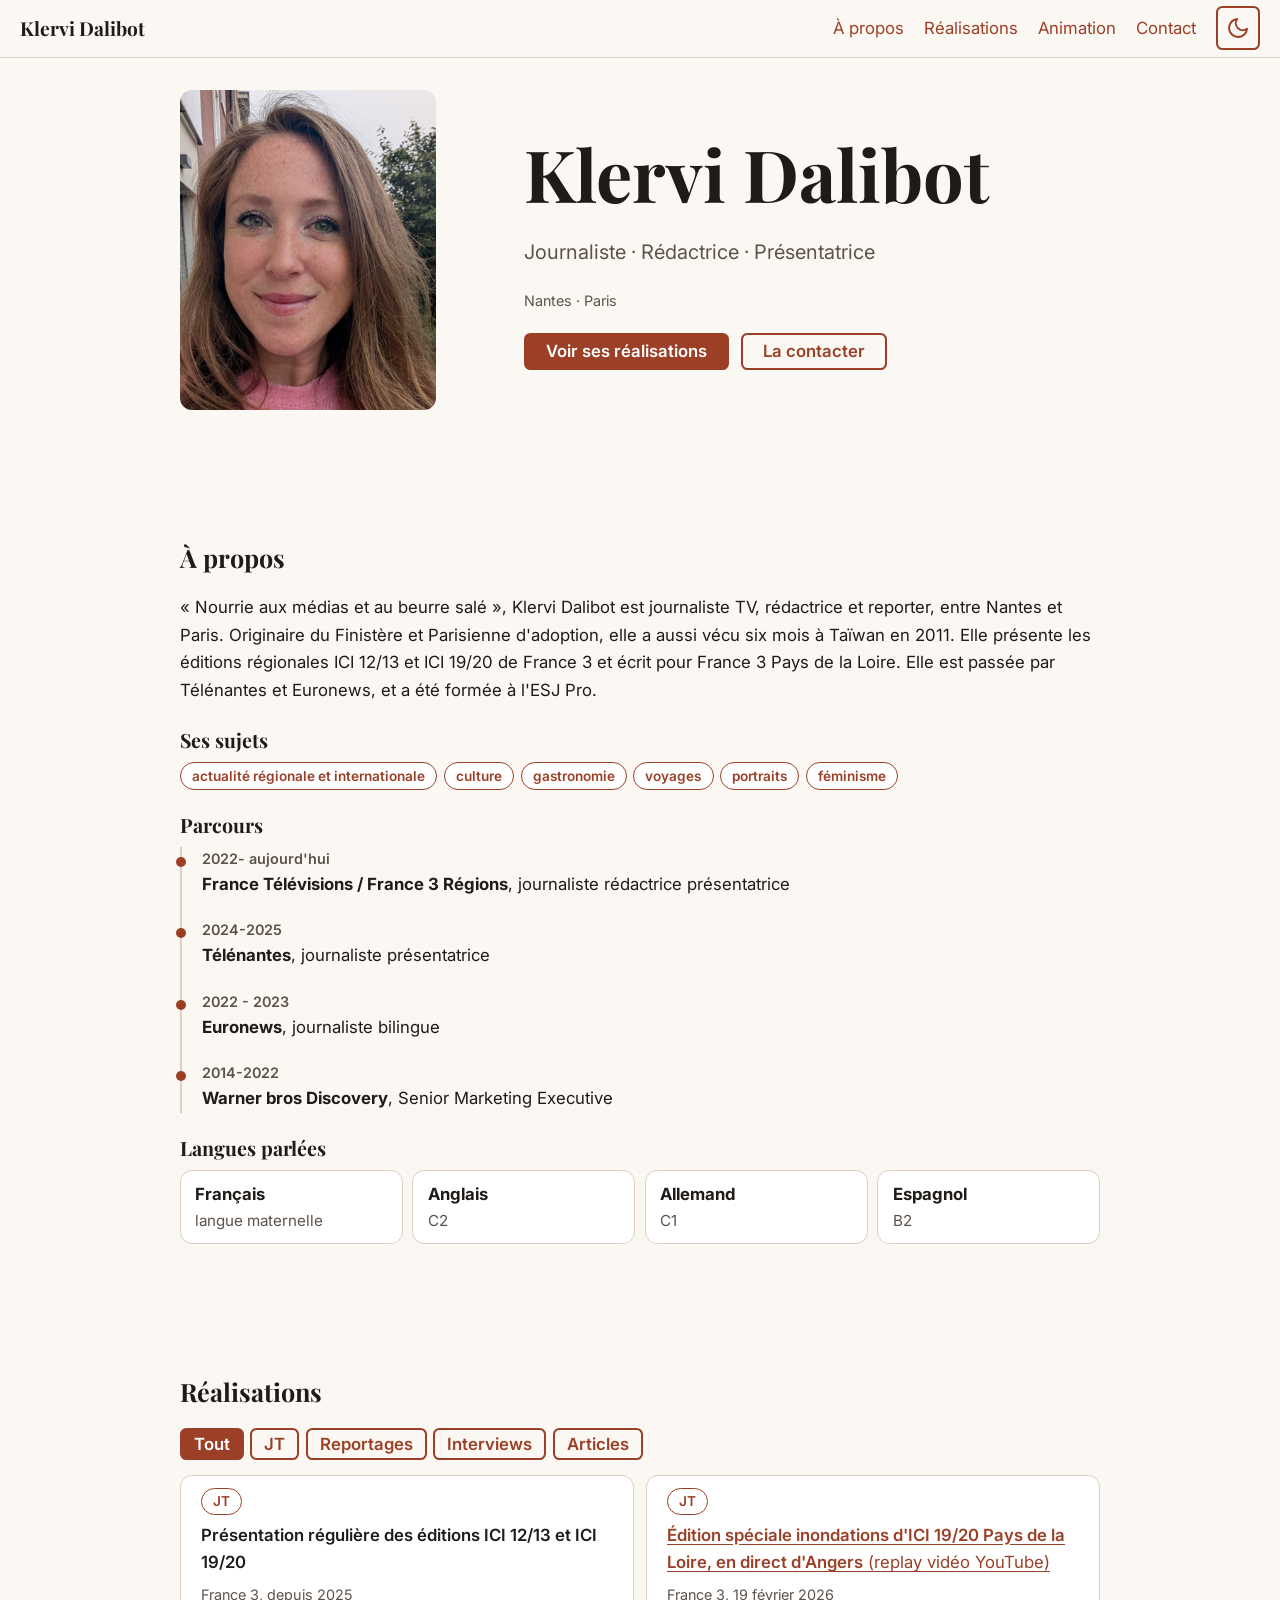
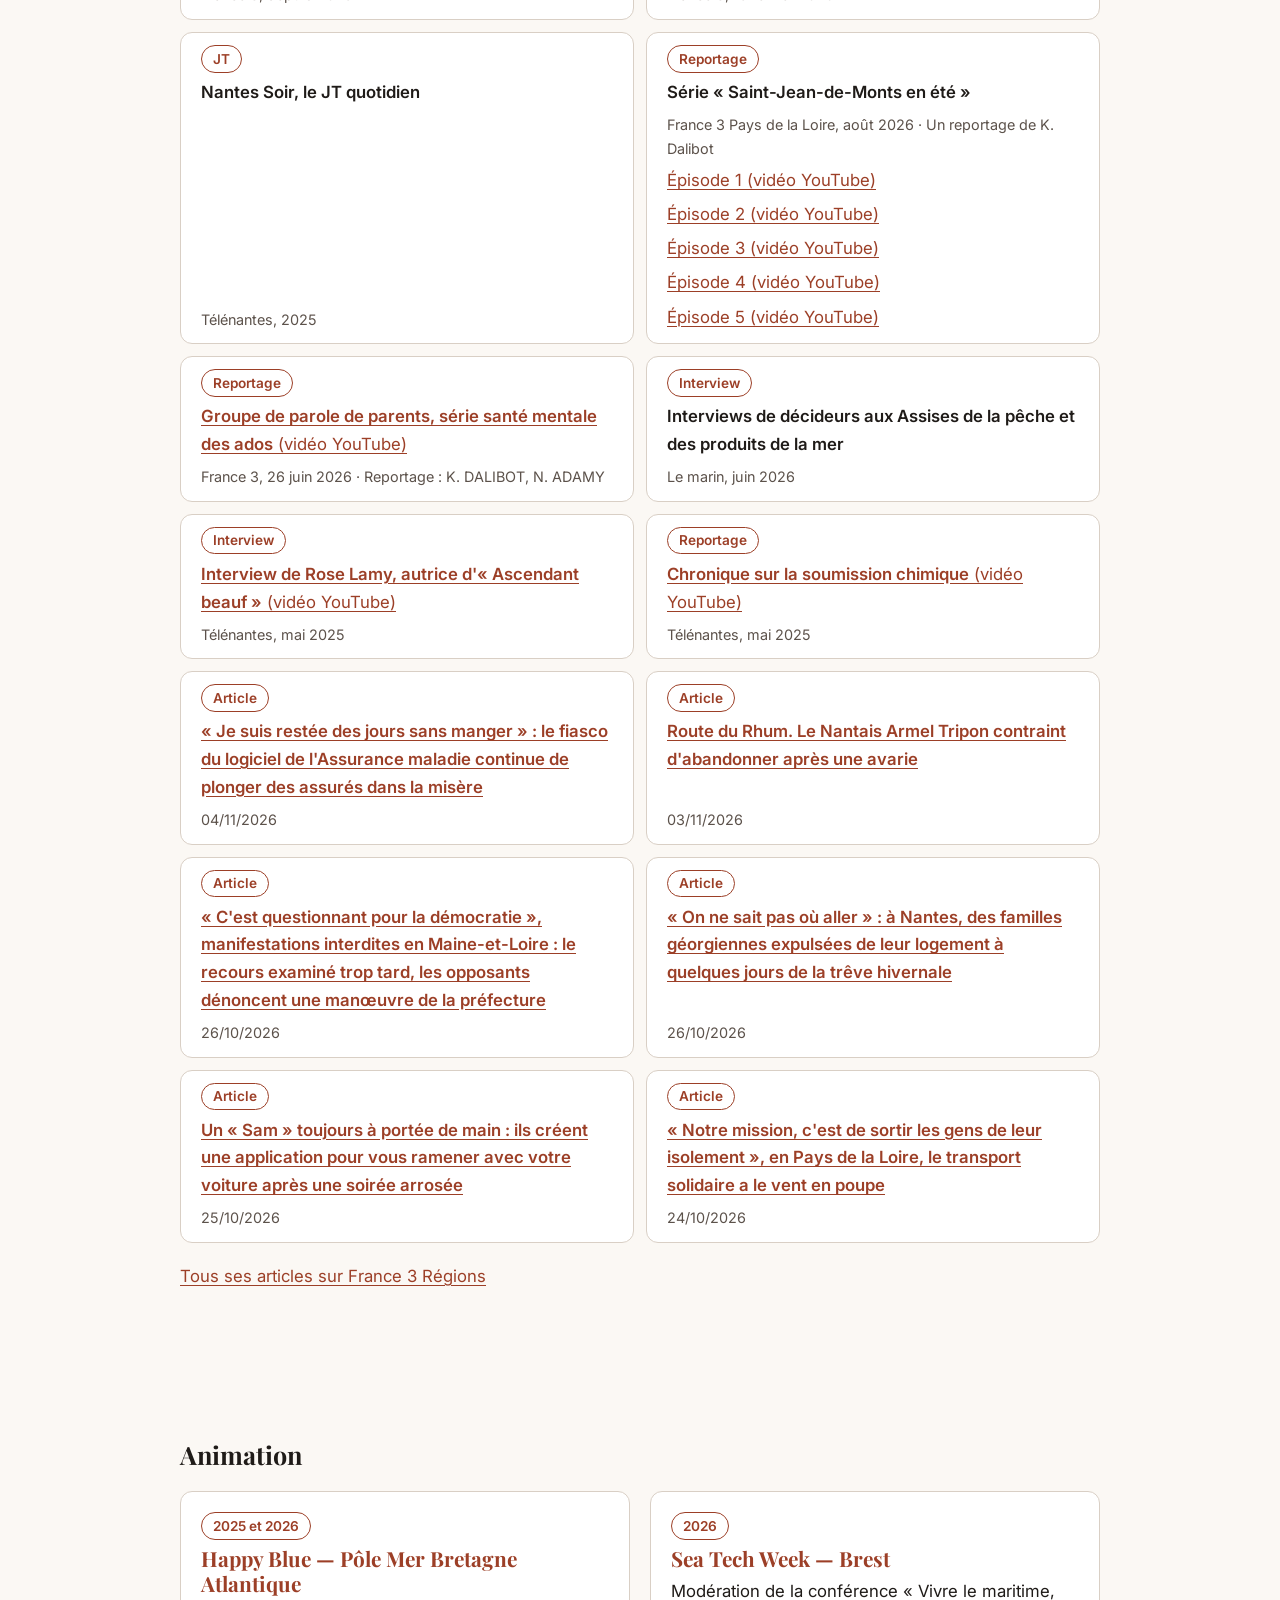
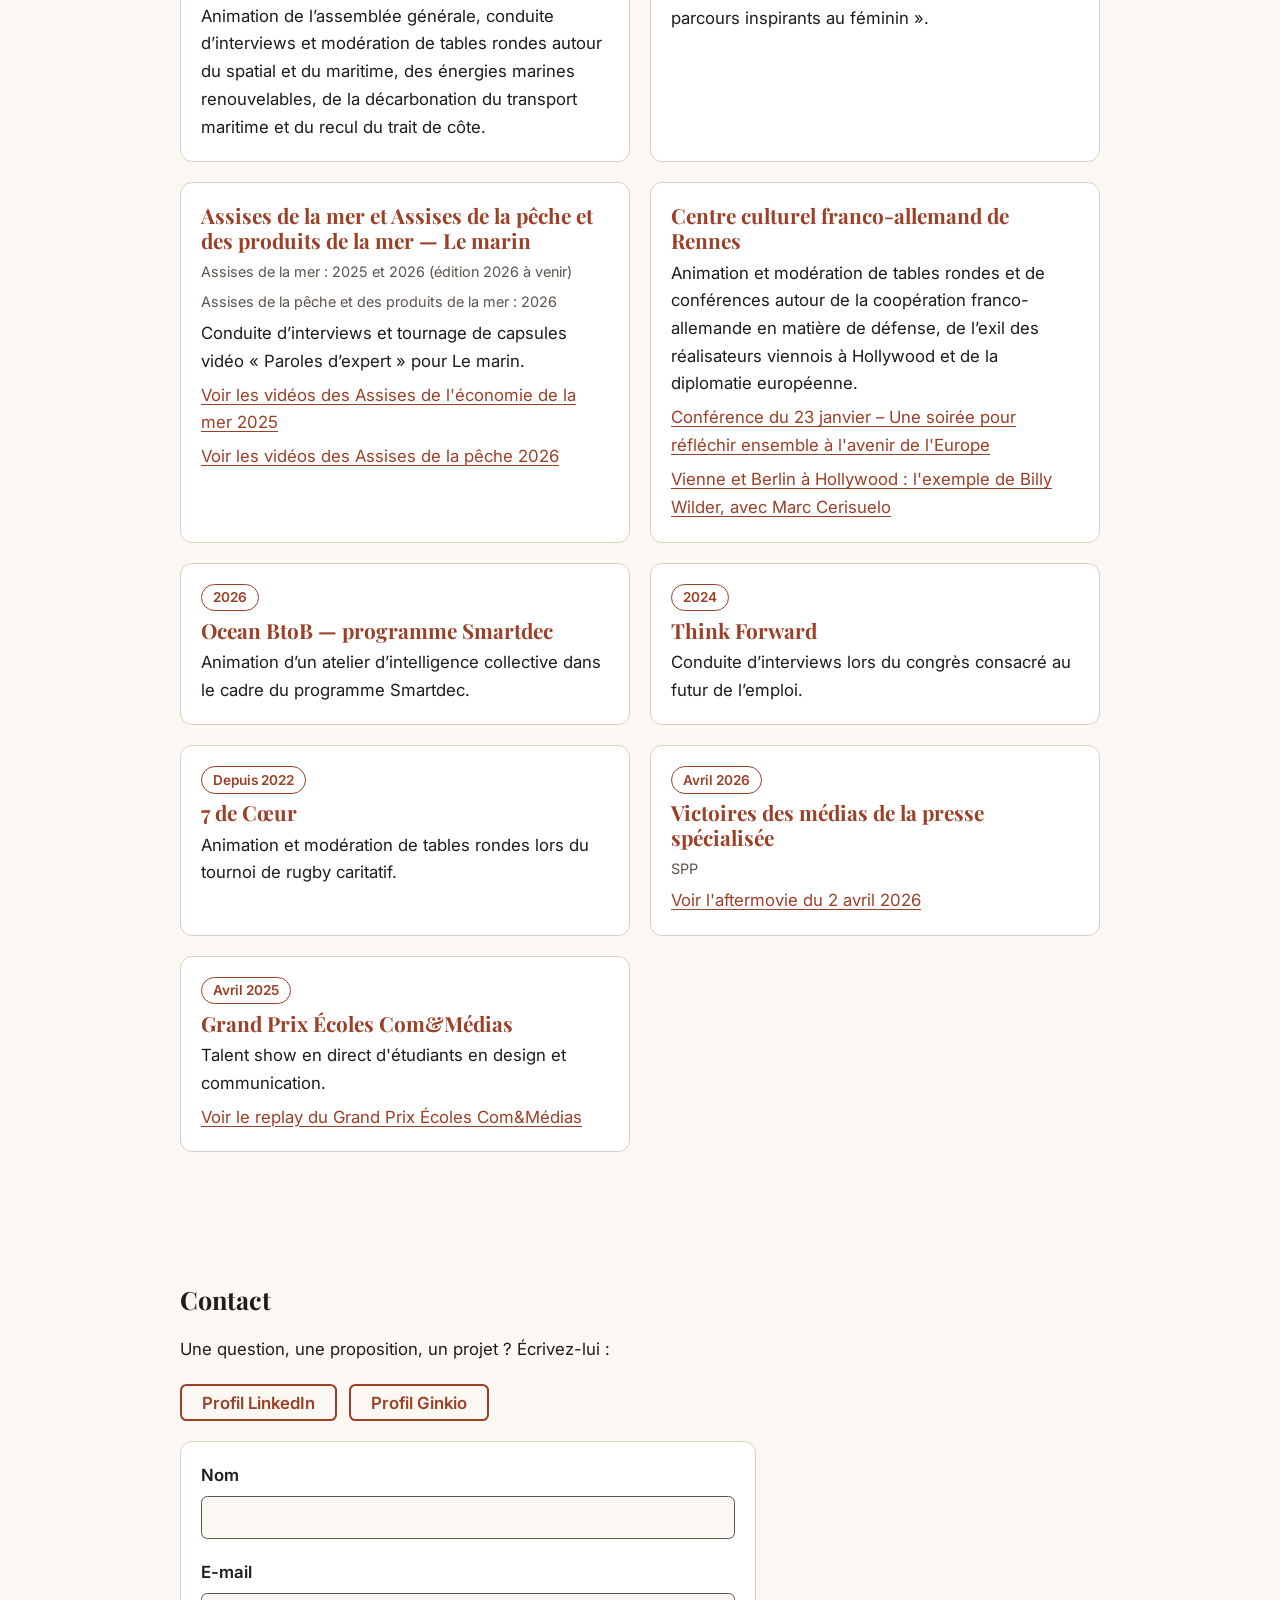
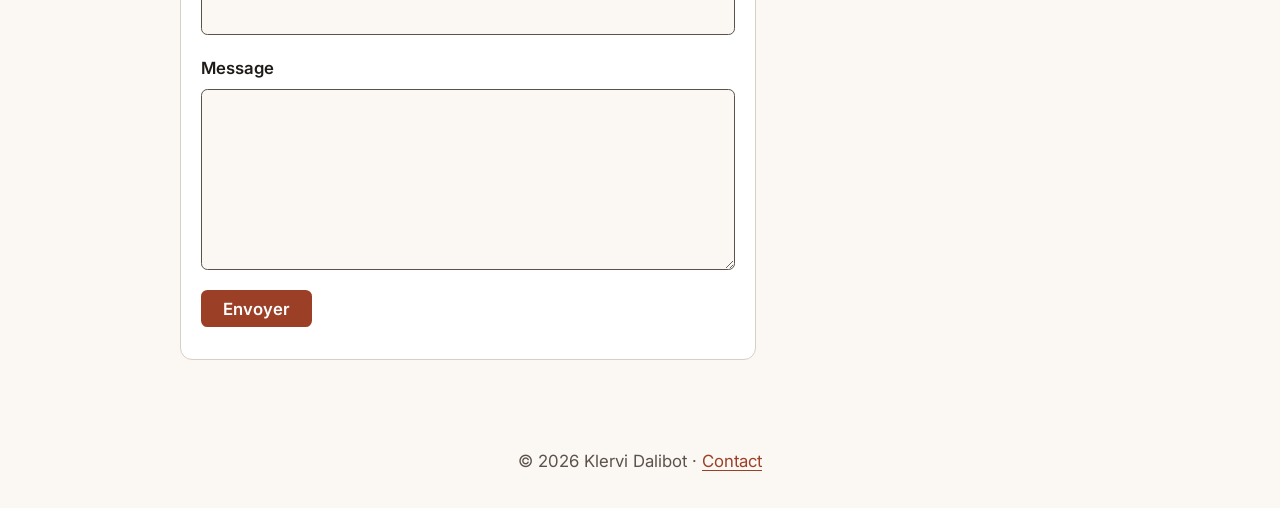
<file: index.html>
<!doctype html>
<html lang="fr">
<head>
  <meta charset="utf-8">
  <meta name="viewport" content="width=device-width, initial-scale=1">
  <title>Klervi Dalibot</title>
  <meta name="description" content="Klervi Dalibot, journaliste, rédactrice et présentatrice : portfolio et contact.">
  <meta name="theme-color" content="#fbf8f4" media="(prefers-color-scheme: light)">
  <meta name="theme-color" content="#1a1715" media="(prefers-color-scheme: dark)">
  <script>
    try { var t = localStorage.getItem("theme"); if (t === "light" || t === "dark") document.documentElement.setAttribute("data-theme", t); } catch (e) {}
  </script>
  <link rel="preconnect" href="https://fonts.googleapis.com">
  <link rel="preconnect" href="https://fonts.gstatic.com" crossorigin>
  <link rel="stylesheet" href="https://fonts.googleapis.com/css2?family=Inter:wght@400;600;700&family=Playfair+Display:wght@600;700&display=swap">
  <link rel="stylesheet" href="style.css">
  <link rel="icon" type="image/svg+xml" href="favicon.svg">
  <meta property="og:title" content="Klervi Dalibot">
  <meta property="og:description" content="Klervi Dalibot, journaliste, rédactrice et présentatrice : portfolio et contact.">
  <meta property="og:url" content="https://romubaron.github.io/kd/">
  <meta property="og:image" content="https://romubaron.github.io/kd/images/klervi.jpg">
  <meta property="og:type" content="website">
  <meta property="og:locale" content="fr_FR">
</head>
<body id="top">
  <a class="skip-link" href="#contenu">Aller au contenu</a>
  <header>
    <a class="brand" href="#top">Klervi Dalibot</a>
    <div class="header-end">
      <nav aria-label="Navigation principale">
        <a href="#about">À propos</a>
        <a href="#work">Réalisations</a>
        <a href="#animation">Animation</a>
        <a href="#contact">Contact</a>
      </nav>
      <button type="button" class="btn btn--ghost theme-toggle" id="theme-toggle" hidden>
        <svg class="icon-sun" viewBox="0 0 24 24" width="24" height="24" fill="none" stroke="currentColor" stroke-width="2" stroke-linecap="round" stroke-linejoin="round" aria-hidden="true" focusable="false"><circle cx="12" cy="12" r="4"/><path d="M12 2v2M12 20v2M4.93 4.93l1.41 1.41M17.66 17.66l1.41 1.41M2 12h2M20 12h2M4.93 19.07l1.41-1.41M17.66 6.34l1.41-1.41"/></svg>
        <svg class="icon-moon" viewBox="0 0 24 24" width="24" height="24" fill="none" stroke="currentColor" stroke-width="2" stroke-linecap="round" stroke-linejoin="round" aria-hidden="true" focusable="false"><path d="M21 12.79A9 9 0 1 1 11.21 3 7 7 0 0 0 21 12.79z"/></svg>
      </button>
    </div>
  </header>

  <main id="contenu" tabindex="-1">
    <section class="hero">
      <img class="hero-photo" src="images/klervi.jpg" alt="Portrait de Klervi Dalibot, journaliste et présentatrice" width="720" height="900">
      <div class="hero-text">
        <h1>Klervi Dalibot</h1>
        <p class="tagline">Journaliste · Rédactrice · Présentatrice</p>
        <p class="meta">Nantes · Paris</p>
        <p class="hero-cta">
          <a class="btn" href="#work">Voir ses réalisations</a>
          <a class="btn btn--ghost" href="#contact">La contacter</a>
        </p>
      </div>
    </section>

    <section id="about">
      <h2>À propos</h2>
      <div class="about">
        <div>
          <p>« Nourrie aux médias et au beurre salé », Klervi Dalibot est journaliste TV, rédactrice et reporter, entre Nantes et Paris. Originaire du Finistère et Parisienne d'adoption, elle a aussi vécu six mois à Taïwan en 2011.
          Elle présente les éditions régionales ICI 12/13 et ICI 19/20 de France 3 et écrit pour France 3 Pays de la Loire.
          Elle est passée par Télénantes et Euronews, et a été formée à l'ESJ Pro.</p>
          <h3>Ses sujets</h3>
          <ul class="tags">
            <li><span class="tag">actualité régionale et internationale</span></li>
            <li><span class="tag">culture</span></li>
            <li><span class="tag">gastronomie</span></li>
            <li><span class="tag">voyages</span></li>
            <li><span class="tag">portraits</span></li>
            <li><span class="tag">féminisme</span></li>
          </ul>
          <h3>Parcours</h3>
          <ol class="timeline">
            <li><span class="meta">2022- aujourd'hui</span> <strong>France Télévisions / France 3 Régions</strong>, journaliste rédactrice présentatrice</li>
            <li><span class="meta">2024-2025</span> <strong>Télénantes</strong>, journaliste présentatrice</li>
            <li><span class="meta">2022 - 2023</span> <strong>Euronews</strong>, journaliste bilingue</li>
            <li><span class="meta">2014-2022</span> <strong>Warner bros Discovery</strong>, Senior Marketing Executive</li>
          </ol>
          <h3>Langues parlées</h3>
          <dl class="langs">
            <div><dt>Français</dt><dd>langue maternelle</dd></div>
            <div><dt>Anglais</dt><dd>C2</dd></div>
            <div><dt>Allemand</dt><dd>C1</dd></div>
            <div><dt>Espagnol</dt><dd>B2</dd></div>
          </dl>
        </div>
      </div>
    </section>

    <section id="work">
      <h2>Réalisations</h2>

      <div class="filters" id="filters" role="group" aria-label="Filtrer les réalisations" hidden>
        <button type="button" class="btn btn--ghost" data-filter="all" aria-pressed="true">Tout</button>
        <button type="button" class="btn btn--ghost" data-filter="jt" aria-pressed="false">JT</button>
        <button type="button" class="btn btn--ghost" data-filter="reportages" aria-pressed="false">Reportages</button>
        <button type="button" class="btn btn--ghost" data-filter="interviews" aria-pressed="false">Interviews</button>
        <button type="button" class="btn btn--ghost" data-filter="articles" aria-pressed="false">Articles</button>
      </div>
      <p class="meta" id="filter-status" role="status" aria-live="polite"></p>

      <ul class="cards" id="cards">
        <li class="card work-card" data-cat="jt">
          <span class="tag">JT</span>
          <p class="work-title">Présentation régulière des éditions ICI 12/13 et ICI 19/20</p>
          <p class="meta">France 3, depuis 2025</p>
        </li>
        <li class="card work-card" data-cat="jt">
          <span class="tag">JT</span>
          <p class="work-title"><a href="https://www.youtube.com/live/usUb9ybVvE8" target="_blank" rel="noopener">Édition spéciale inondations d'ICI 19/20 Pays de la Loire, en direct d'Angers<span class="video-hint"> (replay vidéo YouTube)</span></a></p>
          <p class="meta">France 3, 19 février 2026</p>
        </li>
        <li class="card work-card" data-cat="jt">
          <span class="tag">JT</span>
          <p class="work-title">Nantes Soir, le JT quotidien</p>
          <p class="meta">Télénantes, 2025</p>
        </li>
        <li class="card work-card" data-cat="reportages">
          <span class="tag">Reportage</span>
          <p class="work-title">Série « Saint-Jean-de-Monts en été »</p>
          <p class="meta">France 3 Pays de la Loire, août 2026 · Un reportage de K. Dalibot</p>
          <ul class="video-links" aria-label="Épisodes de la série">
            <li><a href="https://www.youtube.com/watch?v=m-5u-r1JsEg" target="_blank" rel="noopener">Épisode 1<span class="video-hint"> (vidéo YouTube)</span></a></li>
            <li><a href="https://www.youtube.com/watch?v=chrv0sRljAE" target="_blank" rel="noopener">Épisode 2<span class="video-hint"> (vidéo YouTube)</span></a></li>
            <li><a href="https://www.youtube.com/watch?v=uHNR_6bVKFA" target="_blank" rel="noopener">Épisode 3<span class="video-hint"> (vidéo YouTube)</span></a></li>
            <li><a href="https://www.youtube.com/watch?v=1n4HzKhu-yY" target="_blank" rel="noopener">Épisode 4<span class="video-hint"> (vidéo YouTube)</span></a></li>
            <li><a href="https://www.youtube.com/watch?v=w8v2LlvGVRg" target="_blank" rel="noopener">Épisode 5<span class="video-hint"> (vidéo YouTube)</span></a></li>
          </ul>
        </li>
        <li class="card work-card" data-cat="reportages">
          <span class="tag">Reportage</span>
          <p class="work-title"><a href="https://www.youtube.com/watch?v=w3qCwDLEU0M" target="_blank" rel="noopener">Groupe de parole de parents, série santé mentale des ados<span class="video-hint"> (vidéo YouTube)</span></a></p>
          <p class="meta">France 3, 26 juin 2026 · Reportage : K. DALIBOT, N. ADAMY</p>
        </li>
        <li class="card work-card" data-cat="interviews">
          <span class="tag">Interview</span>
          <p class="work-title">Interviews de décideurs aux Assises de la pêche et des produits de la mer</p>
          <p class="meta">Le marin, juin 2026</p>
        </li>
        <li class="card work-card" data-cat="interviews">
          <span class="tag">Interview</span>
          <p class="work-title"><a href="https://www.youtube.com/watch?v=buEDNJ3-ZjA" target="_blank" rel="noopener">Interview de Rose Lamy, autrice d'« Ascendant beauf »<span class="video-hint"> (vidéo YouTube)</span></a></p>
          <p class="meta">Télénantes, mai 2025</p>
        </li>
        <li class="card work-card" data-cat="reportages">
          <span class="tag">Reportage</span>
          <p class="work-title"><a href="https://www.youtube.com/watch?v=xwYB9bFmnVE" target="_blank" rel="noopener">Chronique sur la soumission chimique<span class="video-hint"> (vidéo YouTube)</span></a></p>
          <p class="meta">Télénantes, mai 2025</p>
        </li>
        <!-- articles:début (généré par articles.py) -->
        <li class="card work-card" data-cat="articles">
          <span class="tag">Article</span>
          <p class="work-title"><a href="https://france3-regions.franceinfo.fr/pays-de-la-loire/loire-atlantique/nantes/je-suis-restee-des-jours-sans-manger-le-fiasco-du-logiciel-de-l-assurance-maladie-continue-de-plonger-des-assures-dans-la-misere-3443535.html">« Je suis restée des jours sans manger » : le fiasco du logiciel de l'Assurance maladie continue de plonger des assurés dans la misère</a></p>
          <p class="meta">04/11/2026</p>
        </li>
        <li class="card work-card" data-cat="articles">
          <span class="tag">Article</span>
          <p class="work-title"><a href="https://france3-regions.franceinfo.fr/pays-de-la-loire/loire-atlantique/nantes/route-du-rhum-avarie-pour-l-imoca-du-nantais-armel-tripon-vainqueur-de-l-edition-2018-3443388.html">Route du Rhum. Le Nantais Armel Tripon contraint d'abandonner après une avarie</a></p>
          <p class="meta">03/11/2026</p>
        </li>
        <li class="card work-card" data-cat="articles">
          <span class="tag">Article</span>
          <p class="work-title"><a href="https://france3-regions.franceinfo.fr/pays-de-la-loire/maine-et-loire/angers/c-est-abusif-manifestations-interdites-en-maine-et-loire-le-recours-examine-trop-tard-les-opposants-denoncent-une-man-uvre-de-la-prefecture-3439485.html">« C'est questionnant pour la démocratie », manifestations interdites en Maine-et-Loire : le recours examiné trop tard, les opposants dénoncent une manœuvre de la préfecture</a></p>
          <p class="meta">26/10/2026</p>
        </li>
        <li class="card work-card" data-cat="articles">
          <span class="tag">Article</span>
          <p class="work-title"><a href="https://france3-regions.franceinfo.fr/pays-de-la-loire/loire-atlantique/nantes/on-ne-sait-pas-ou-aller-a-nantes-des-familles-georgiennes-expulsees-de-leur-logement-a-quelques-jours-de-la-treve-hivernale-3439224.html">« On ne sait pas où aller » : à Nantes, des familles géorgiennes expulsées de leur logement à quelques jours de la trêve hivernale</a></p>
          <p class="meta">26/10/2026</p>
        </li>
        <li class="card work-card" data-cat="articles">
          <span class="tag">Article</span>
          <p class="work-title"><a href="https://france3-regions.franceinfo.fr/pays-de-la-loire/maine-et-loire/angers/un-sam-toujours-a-portee-de-main-ils-creent-une-application-pour-vous-ramener-avec-votre-voiture-apres-une-soiree-arrosee-3438336.html">Un « Sam » toujours à portée de main : ils créent une application pour vous ramener avec votre voiture après une soirée arrosée</a></p>
          <p class="meta">25/10/2026</p>
        </li>
        <li class="card work-card" data-cat="articles">
          <span class="tag">Article</span>
          <p class="work-title"><a href="https://france3-regions.franceinfo.fr/pays-de-la-loire/loire-atlantique/la-baule/notre-mission-c-est-de-sortir-les-gens-de-leur-isolement-en-pays-de-la-loire-le-transport-solidaire-a-le-vent-en-poupe-3437787.html">« Notre mission, c'est de sortir les gens de leur isolement », en Pays de la Loire, le transport solidaire a le vent en poupe</a></p>
          <p class="meta">24/10/2026</p>
        </li>
        <!-- articles:fin -->
      </ul>
      <p><a href="https://france3-regions.franceinfo.fr/redaction/klervi-dalibot">Tous ses articles sur France 3 Régions</a></p>
    </section>

    <section id="animation">
      <h2>Animation</h2>
      <ul class="editorial">
        <li class="card editorial-item">
          <span class="tag">2025 et 2026</span>
          <h3>Happy Blue — Pôle Mer Bretagne Atlantique</h3>
          <p>Animation de l’assemblée générale, conduite d’interviews et modération de tables rondes autour du spatial et du maritime, des énergies marines renouvelables, de la décarbonation du transport maritime et du recul du trait de côte.</p>
        </li>
        <li class="card editorial-item">
          <span class="tag">2026</span>
          <h3>Sea Tech Week — Brest</h3>
          <p>Modération de la conférence « Vivre le maritime, parcours inspirants au féminin ».</p>
        </li>
        <li class="card editorial-item">
          <h3>Assises de la mer et Assises de la pêche et des produits de la mer — Le marin</h3>
          <p class="meta">Assises de la mer : 2025 et 2026 (édition 2026 à venir)</p>
          <p class="meta">Assises de la pêche et des produits de la mer : 2026</p>
          <p>Conduite d’interviews et tournage de capsules vidéo « Paroles d’expert » pour Le marin.</p>
          <ul class="video-links">
            <li><a href="https://vimeo.com/reviews/1f818fdc-e277-4b5a-9fe0-464cbd83e861/users/33118335/folders/27250530" target="_blank" rel="noopener">Voir les vidéos des Assises de l'économie de la mer 2025</a></li>
            <li><a href="https://assisesfilierepeche.ouest-france.fr/content/mediatheque-2026" target="_blank" rel="noopener">Voir les vidéos des Assises de la pêche 2026</a></li>
          </ul>
        </li>
        <li class="card editorial-item">
          <h3>Centre culturel franco-allemand de Rennes</h3>
          <p>Animation et modération de tables rondes et de conférences autour de la coopération franco-allemande en matière de défense, de l’exil des réalisateurs viennois à Hollywood et de la diplomatie européenne.</p>
          <ul class="video-links">
            <li><a href="https://centre-franco-allemand-rennes.fr/conference-du-23-janvier-une-soiree-pour-reflechir-ensemble-a-lavenir-de-leurope/" target="_blank" rel="noopener">Conférence du 23 janvier – Une soirée pour réfléchir ensemble à l'avenir de l'Europe</a></li>
            <li><a href="https://www.clairobscur.info/rencontres-tout-public-et-professionnelles-3594-0-0-0.html" target="_blank" rel="noopener">Vienne et Berlin à Hollywood : l'exemple de Billy Wilder, avec Marc Cerisuelo</a></li>
          </ul>
        </li>
        <li class="card editorial-item">
          <span class="tag">2026</span>
          <h3>Ocean BtoB — programme Smartdec</h3>
          <p>Animation d’un atelier d’intelligence collective dans le cadre du programme Smartdec.</p>
        </li>
        <li class="card editorial-item">
          <span class="tag">2024</span>
          <h3>Think Forward</h3>
          <p>Conduite d’interviews lors du congrès consacré au futur de l’emploi.</p>
        </li>
        <li class="card editorial-item">
          <span class="tag">Depuis 2022</span>
          <h3>7 de Cœur</h3>
          <p>Animation et modération de tables rondes lors du tournoi de rugby caritatif.</p>
        </li>
        <li class="card editorial-item">
          <span class="tag">Avril 2026</span>
          <h3>Victoires des médias de la presse spécialisée</h3>
          <p class="meta">SPP</p>
          <ul class="video-links">
            <li><a href="https://www.youtube.com/watch?v=FQFfw0_KYqM" target="_blank" rel="noopener">Voir l'aftermovie du 2 avril 2026</a></li>
          </ul>
        </li>
        <li class="card editorial-item">
          <span class="tag">Avril 2025</span>
          <h3>Grand Prix Écoles Com&amp;Médias</h3>
          <p>Talent show en direct d'étudiants en design et communication.</p>
          <ul class="video-links">
            <li><a href="https://www.youtube.com/watch?v=51ozwjYtxzw" target="_blank" rel="noopener">Voir le replay du Grand Prix Écoles Com&amp;Médias</a></li>
          </ul>
        </li>
      </ul>
    </section>

    <section id="contact">
      <h2>Contact</h2>
      <p>Une question, une proposition, un projet ? Écrivez-lui :</p>
      <ul class="contact-links">
        <li><a class="btn btn--ghost" href="https://www.linkedin.com/in/klervi-dalibot/" target="_blank" rel="noopener">Profil LinkedIn</a></li>
        <li><a class="btn btn--ghost" href="https://ginkio.com/klervi-dalibot" target="_blank" rel="noopener">Profil Ginkio</a></li>
      </ul>
      <form class="contact-form card" id="contact-form" action="https://api.web3forms.com/submit" method="POST">
        <input type="hidden" name="access_key" value="654a4ff9-ec56-434e-ba5a-cca68279a450">
        <input type="hidden" name="subject" value="Nouveau message depuis le site de Klervi Dalibot">
        <input type="hidden" name="from_name" value="Site de Klervi Dalibot">
        <input type="hidden" name="redirect" value="https://romubaron.github.io/kd/merci.html">
        <input type="checkbox" name="botcheck" class="botcheck" tabindex="-1" autocomplete="off" aria-hidden="true">
        <p class="field">
          <label for="cf-name">Nom</label>
          <input type="text" id="cf-name" name="name" autocomplete="name" required>
        </p>
        <p class="field">
          <label for="cf-email">E-mail</label>
          <input type="email" id="cf-email" name="email" autocomplete="email" required>
        </p>
        <p class="field">
          <label for="cf-message">Message</label>
          <textarea id="cf-message" name="message" rows="6" required></textarea>
        </p>
        <p><button type="submit" class="btn">Envoyer</button></p>
        <p class="form-status" id="form-status" role="status" aria-live="polite"></p>
      </form>
    </section>
  </main>

  <footer>© <span id="year">2026</span> Klervi Dalibot · <a href="#contact">Contact</a></footer>

  <script>
    (function () {
      document.getElementById("year").textContent = new Date().getFullYear();
      var root = document.documentElement, btn = document.getElementById("theme-toggle");
      var sun = btn.querySelector(".icon-sun"), moon = btn.querySelector(".icon-moon");
      var mq = window.matchMedia("(prefers-color-scheme: dark)");
      function current() { return root.getAttribute("data-theme") || (mq.matches ? "dark" : "light"); }
      function label() {
        var dark = current() === "dark", text = "Passer au thème " + (dark ? "clair" : "sombre");
        sun.style.display = dark ? "" : "none";
        moon.style.display = dark ? "none" : "";
        btn.setAttribute("aria-label", text);
        btn.title = text;
      }
      btn.hidden = false;
      label();
      btn.addEventListener("click", function () {
        var t = current() === "dark" ? "light" : "dark";
        root.setAttribute("data-theme", t);
        try { localStorage.setItem("theme", t); } catch (e) {}
        label();
      });
    })();
  </script>
  <script>
    (function () {
      var bar = document.getElementById("filters"), status = document.getElementById("filter-status");
      var btns = bar.querySelectorAll("button"), cards = document.querySelectorAll("#cards > li");
      bar.hidden = false;
      btns.forEach(function (b) {
        b.addEventListener("click", function () {
          var f = b.getAttribute("data-filter"), n = 0;
          btns.forEach(function (x) { x.setAttribute("aria-pressed", x === b ? "true" : "false"); });
          cards.forEach(function (c) {
            var show = f === "all" || c.getAttribute("data-cat") === f;
            c.hidden = !show;
            if (show) n++;
          });
          status.textContent = n + (n > 1 ? " réalisations affichées" : " réalisation affichée");
        });
      });
    })();
  </script>
  <script>
    (function () {
      var form = document.getElementById("contact-form"), status = document.getElementById("form-status");
      var fail = "Le message n'a pas pu être envoyé. Merci de réessayer dans quelques instants.";
      form.addEventListener("submit", function (e) {
        e.preventDefault();
        var btn = form.querySelector("button[type=submit]");
        btn.disabled = true;
        status.className = "form-status";
        status.textContent = "Envoi en cours…";
        var data = {};
        new FormData(form).forEach(function (v, k) { data[k] = v; });
        fetch(form.action, { method: "POST", headers: { "Content-Type": "application/json", "Accept": "application/json" }, body: JSON.stringify(data) })
          .then(function (r) { return r.json(); })
          .then(function (j) {
            if (!j.success) throw new Error();
            form.reset();
            status.className = "form-status form-status--ok";
            status.textContent = "Merci, votre message a bien été envoyé. Klervi vous répondra dès que possible.";
          })
          .catch(function () {
            status.className = "form-status form-status--error";
            status.textContent = fail;
          })
          .then(function () { btn.disabled = false; });
      });
    })();
  </script>
</body>
</html>
</file>
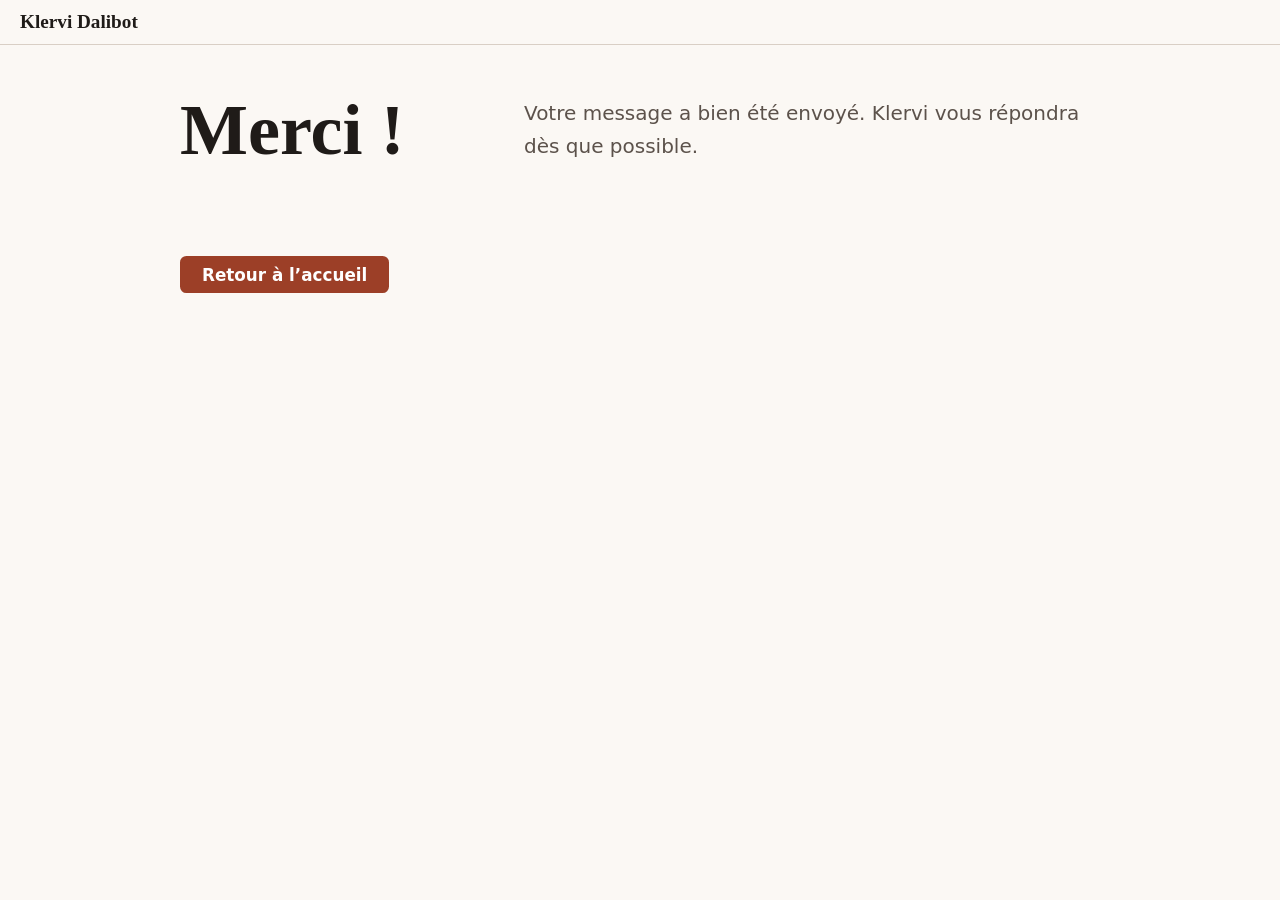
<file: merci.html>
<!doctype html>
<html lang="fr">
<head>
  <meta charset="utf-8">
  <meta name="viewport" content="width=device-width, initial-scale=1">
  <title>Message envoyé – Klervi Dalibot</title>
  <meta name="robots" content="noindex">
  <meta name="description" content="Votre message a bien été envoyé à Klervi Dalibot.">
  <link rel="icon" type="image/svg+xml" href="favicon.svg">
  <link rel="stylesheet" href="style.css">
</head>
<body>
  <a class="skip-link" href="#contenu">Aller au contenu</a>
  <header>
    <a class="brand" href="index.html">Klervi Dalibot</a>
  </header>

  <main id="contenu" tabindex="-1">
    <section class="hero">
      <h1>Merci !</h1>
      <p class="tagline">Votre message a bien été envoyé. Klervi vous répondra dès que possible.</p>
      <p><a class="btn" href="index.html">Retour à l’accueil</a></p>
    </section>
  </main>
</body>
</html>
</file>
<file: style.css>
/* Variables : thème clair par défaut, thème sombre via prefers-color-scheme
   ou via l'attribut data-theme posé sur <html> par le bouton de bascule.
   Ratios de contraste WCAG calculés sur le fond --bg / --card (AA = 4,5:1). */
:root {
  color-scheme: light dark;

  /* Couleurs — thème clair */
  --bg: #fbf8f4;      /* fond de page, crème */
  --card: #ffffff;    /* fond des cartes et étiquettes */
  --fg: #1f1b18;      /* texte courant, noir chaud : 16,2:1 sur --bg, 17,1:1 sur --card */
  --muted: #5c524b;   /* texte secondaire, dates : 7,2:1 sur --bg, 7,6:1 sur --card */
  --accent: #9c3f27;  /* terracotta : liens et titres, 6,3:1 sur --bg, 6,7:1 sur --card */
  --on-accent: #ffffff; /* texte sur fond terracotta (.btn) : 6,7:1 */
  --line: #d9cfc5;    /* filets et bordures discrètes (décoratif) */
  --focus: #9c3f27;   /* anneau de focus clavier, identique à l'accent */

  /* Polices */
  --font-serif: "Playfair Display", Georgia, serif;   /* titres */
  --font-sans: Inter, system-ui, sans-serif;          /* texte courant */

  /* Espacements */
  --space-xs: 0.4rem;  /* petit écart, entre éléments liés */
  --space-s: 0.75rem;  /* écart standard entre blocs */
  --space-m: 1.25rem;  /* marge interne des cartes, gouttières */
  --space-l: 2rem;     /* séparation entre groupes */
  --space-xl: 3.5rem;  /* séparation entre sections */

  /* Rayons */
  --radius-s: 0.4rem;  /* étiquettes, boutons */
  --radius-m: 0.75rem; /* cartes, images */
  --radius-pill: 999px; /* éléments arrondis (étiquettes) */
}
@media (prefers-color-scheme: dark) {
  :root:not([data-theme="light"]) {
    --bg: #1a1715;      /* fond de page, noir chaud */
    --card: #252120;    /* fond des cartes */
    --fg: #f3ece4;      /* texte courant, crème : 15,2:1 sur --bg */
    --muted: #b9aea4;   /* texte secondaire : 8,2:1 sur --bg, 7,3:1 sur --card */
    --accent: #e8957d;  /* terracotta clair : 7,7:1 sur --bg, 6,9:1 sur --card */
    --on-accent: #1a1715; /* texte sur fond terracotta : 7,7:1 */
    --line: #3d3632;    /* filets */
    --focus: #e8957d;   /* anneau de focus */
  }
}
:root[data-theme="dark"] {
  --bg: #1a1715;      /* fond de page, noir chaud */
  --card: #252120;    /* fond des cartes */
  --fg: #f3ece4;      /* texte courant, crème : 15,2:1 sur --bg */
  --muted: #b9aea4;   /* texte secondaire : 8,2:1 sur --bg, 7,3:1 sur --card */
  --accent: #e8957d;  /* terracotta clair : 7,7:1 sur --bg, 6,9:1 sur --card */
  --on-accent: #1a1715; /* texte sur fond terracotta : 7,7:1 */
  --line: #3d3632;    /* filets */
  --focus: #e8957d;   /* anneau de focus */
}

* { box-sizing: border-box; }
body { margin: 0; font: 1.05rem/1.65 var(--font-sans); background: var(--bg); color: var(--fg); }
h1, h2, h3, h4 { font-family: var(--font-serif); line-height: 1.2; }
a { color: var(--accent); text-underline-offset: 0.2em; }
a:hover { text-decoration-thickness: 2px; }

html { scroll-padding-top: 9rem; }
@media (min-width: 700px) { html { scroll-padding-top: 5rem; } }
main:focus { outline: none; }

/* Lien d'évitement : premier élément atteint au clavier, visible au focus */
.skip-link {
  position: absolute; left: var(--space-xs); top: 0; z-index: 20;
  transform: translateY(-200%); padding: var(--space-xs) var(--space-s);
  background: var(--bg); color: var(--accent); font-weight: 600;
  border-radius: var(--radius-s);
}
.skip-link:focus-visible { transform: none; }

/* Focus clavier visible sur tous les liens et boutons */
a:focus-visible, button:focus-visible, .btn:focus-visible {
  outline: 3px solid var(--focus);
  outline-offset: 3px;
  border-radius: var(--radius-s);
}

/* ---------- Composants réutilisables ---------- */

/* Bouton : <a class="btn"> ou <button class="btn">.
   Variante .btn--ghost : contour seul, sans fond plein. */
.btn {
  display: inline-block; font: inherit; font-weight: 600; line-height: 1.2; cursor: pointer;
  padding: var(--space-xs) var(--space-m); border-radius: var(--radius-s);
  background: var(--accent); color: var(--on-accent); border: 2px solid var(--accent);
  text-decoration: none;
}
.btn:hover { background: transparent; color: var(--accent); }
.btn--ghost { background: transparent; color: var(--accent); }
.btn--ghost:hover { background: var(--accent); color: var(--on-accent); }

/* Carte : <div class="card"> ou <li class="card">, bloc sur fond --card
   avec filet discret ; au survol, le filet passe à la couleur d'accent. */
.card {
  background: var(--card); padding: var(--space-s) var(--space-m);
  border: 1px solid var(--line); border-radius: var(--radius-m);
}
.card:hover { border-color: var(--accent); }
.card:focus-within { border-color: var(--accent); }

/* Étiquette : <span class="tag">, petit libellé arrondi (rubrique, date…). */
.tag {
  display: inline-block; font-size: 0.85rem; font-weight: 600; padding: 0.1rem 0.7rem;
  border-radius: var(--radius-pill); background: var(--card); color: var(--accent);
  border: 1px solid var(--accent); text-decoration: none;
}
a.tag:hover { background: var(--accent); color: var(--on-accent); }

/* ---------- Mise en page ---------- */

header { position: sticky; top: 0; z-index: 10; background: var(--bg); display: flex; flex-wrap: wrap; align-items: center; justify-content: space-between; gap: var(--space-xs) var(--space-m); padding: var(--space-xs) var(--space-m); border-bottom: 1px solid var(--line); }
header .brand { font-family: var(--font-serif); font-size: 1.2rem; font-weight: 700; text-decoration: none; color: var(--fg); }
header .brand:hover { color: var(--accent); }
.header-end { display: flex; flex-wrap: wrap; align-items: center; gap: var(--space-xs) var(--space-m); }
nav { display: flex; flex-wrap: wrap; gap: var(--space-xs) var(--space-m); }
nav a { text-decoration: none; }
nav a:hover { text-decoration: underline; }
.theme-toggle { display: inline-flex; align-items: center; justify-content: center; min-width: 44px; min-height: 44px; padding: 0; }
.theme-toggle[hidden] { display: none; }
.theme-toggle svg { display: block; width: 24px; height: 24px; }

main { max-width: 60rem; margin: 0 auto; padding: 0 var(--space-m); }
section { padding: var(--space-xl) 0; }
section[id], .rubrique[id] { scroll-margin-top: 9rem; }
@media (min-width: 700px) { section[id], .rubrique[id] { scroll-margin-top: 5rem; } }
.hero { display: grid; gap: var(--space-l); justify-items: center; text-align: center; padding: var(--space-l) 0 var(--space-xl); }
.hero-photo { display: block; width: 100%; max-width: 16rem; height: auto; aspect-ratio: 720 / 900; object-fit: cover; border-radius: var(--radius-m); }
.hero h1 { font-size: clamp(2.5rem, 8vw, 4.5rem); margin: 0; }
.hero-cta { display: flex; flex-wrap: wrap; gap: var(--space-s); justify-content: center; margin: var(--space-m) 0 0; }
@media (min-width: 700px) {
  .hero { grid-template-columns: 18rem 1fr; justify-items: start; text-align: left; align-items: center; gap: var(--space-xl); }
  .hero-cta { justify-content: flex-start; }
}
.tagline { color: var(--muted); font-size: 1.25rem; }


.about h3 { margin: 1.5rem 0 0.6rem; }
.tags { list-style: none; padding: 0; margin: 0; display: flex; flex-wrap: wrap; gap: var(--space-xs); }
.timeline { list-style: none; margin: 0; padding: 0 0 0 var(--space-m); border-left: 2px solid var(--line); }
.timeline li { position: relative; margin-bottom: var(--space-m); overflow-wrap: anywhere; }
.timeline li::before { content: ""; position: absolute; left: calc(-1 * var(--space-m) - 6px); top: 0.6rem; width: 10px; height: 10px; border-radius: 50%; background: var(--accent); }
.timeline .meta { display: block; margin: 0; font-weight: 600; }
.langs { margin: 0; display: grid; grid-template-columns: repeat(auto-fit, minmax(9rem, 1fr)); gap: 0.6rem; }
.langs div { background: var(--card); border: 1px solid var(--line); padding: 0.6rem 0.9rem; border-radius: var(--radius-m); }
.langs dt { font-weight: 700; }
.langs dd { margin: 0; color: var(--muted); font-size: 0.95rem; overflow-wrap: anywhere; }

footer { text-align: center; color: var(--muted); padding: var(--space-l); }

h3 { margin-top: var(--space-l); }
.meta { color: var(--muted); font-size: 0.9rem; }
.list { padding: 0; list-style: none; }
.list li { background: var(--card); border: 1px solid var(--line); padding: 0.9rem 1.1rem; border-radius: var(--radius-m); margin-bottom: 0.6rem; overflow-wrap: anywhere; }
.list li:hover, .list li:focus-within { border-color: var(--accent); }
.list .meta { display: block; }

.rubrique { margin-top: 2.5rem; padding-left: var(--space-s); border-left: 4px solid var(--accent); }
.rubrique h3 { margin-top: 0; color: var(--accent); font-size: 1.5rem; }
.rubrique h4 { margin: 1.5rem 0 0.75rem; font-size: 1.1rem; }

/* Réalisations : filtres (affichés par le JS) et cartes */
.filters { display: flex; flex-wrap: wrap; gap: var(--space-xs); margin: var(--space-m) 0 var(--space-xs); }
.filters[hidden], .cards [hidden] { display: none; }
.filters .btn { padding: 0.25rem var(--space-s); }
.filters .btn[aria-pressed="true"] { background: var(--accent); color: var(--on-accent); }
.filters .btn[aria-pressed="true"]:hover { background: var(--accent); color: var(--on-accent); }
.cards { list-style: none; padding: 0; margin: var(--space-s) 0 var(--space-m); display: grid; grid-template-columns: 1fr; gap: var(--space-s); }
@media (min-width: 700px) { .cards { grid-template-columns: repeat(2, 1fr); } }
.work-card { display: flex; flex-direction: column; align-items: flex-start; gap: var(--space-xs); min-width: 0; overflow-wrap: anywhere; }
.work-card .work-title { margin: 0; font-weight: 600; }
.work-card .meta { margin: auto 0 0; }
.work-card .video-links { list-style: none; padding: 0; margin: 0; display: flex; flex-direction: column; gap: var(--space-xs); }
.work-card .video-hint { font-weight: 400; }

/* Animation : deux références éditoriales ; <figure> facultative (visuel sourcé, légende obligatoire) */
.editorial { list-style: none; padding: 0; margin: var(--space-m) 0 0; display: grid; grid-template-columns: 1fr; gap: var(--space-m); }
@media (min-width: 700px) { .editorial { grid-template-columns: repeat(2, 1fr); } }
.editorial-item { display: flex; flex-direction: column; align-items: flex-start; gap: var(--space-xs); min-width: 0; overflow-wrap: anywhere; padding: var(--space-m); }
.editorial-item h3 { margin: 0; font-size: 1.3rem; color: var(--accent); }
.editorial-item p { margin: 0; }
.editorial-item .video-links { list-style: none; padding: 0; margin: 0; display: flex; flex-direction: column; gap: var(--space-xs); }
.editorial-item figure { margin: 0 0 var(--space-xs); width: 100%; }
.editorial-item figure img { display: block; width: 100%; height: auto; border-radius: var(--radius-m); }
.editorial-item figcaption { color: var(--muted); font-size: 0.85rem; }

@media (prefers-reduced-motion: no-preference) {
  .btn, .card, .list li, a.tag { transition: background-color 0.15s, color 0.15s, border-color 0.15s; }
}
@media (prefers-reduced-motion: reduce) {
  *, *::before, *::after { animation: none !important; transition: none !important; scroll-behavior: auto !important; }
}

/* Contact : liens directs et formulaire (une colonne, champs pleine largeur) */
.contact-links { list-style: none; padding: 0; margin: var(--space-m) 0; display: flex; flex-wrap: wrap; gap: var(--space-s); }
.contact-links .btn { overflow-wrap: anywhere; }
.contact-form { max-width: 36rem; padding: var(--space-m); }
.contact-form .field { display: flex; flex-direction: column; gap: var(--space-xs); margin: 0 0 var(--space-m); }
.contact-form label { font-weight: 600; }
.contact-form input[type="text"], .contact-form input[type="email"], .contact-form textarea {
  width: 100%; font: inherit; color: var(--fg); background: var(--bg);
  padding: var(--space-xs) var(--space-s); border: 1px solid var(--muted); border-radius: var(--radius-s);
}
.contact-form textarea { resize: vertical; }
.contact-form input:focus-visible, .contact-form textarea:focus-visible { outline: 3px solid var(--focus); outline-offset: 2px; }
.contact-form p { margin: 0 0 var(--space-s); }
.form-status { font-weight: 600; }
.form-status--error { color: var(--accent); }
.botcheck { display: none; }

/* Cibles tactiles d'au moins 44 x 44 px sur mobile */
@media (max-width: 699px) {
  header .brand, nav a, .btn, footer a {
    display: inline-flex; align-items: center; justify-content: center;
    min-height: 44px; min-width: 44px;
  }
  nav { gap: 0 var(--space-xs); }
  nav a { padding: 0 var(--space-s); }
  .filters .btn { padding-block: 0; }
  .btn { max-width: 100%; text-align: center; }
}
</file>
